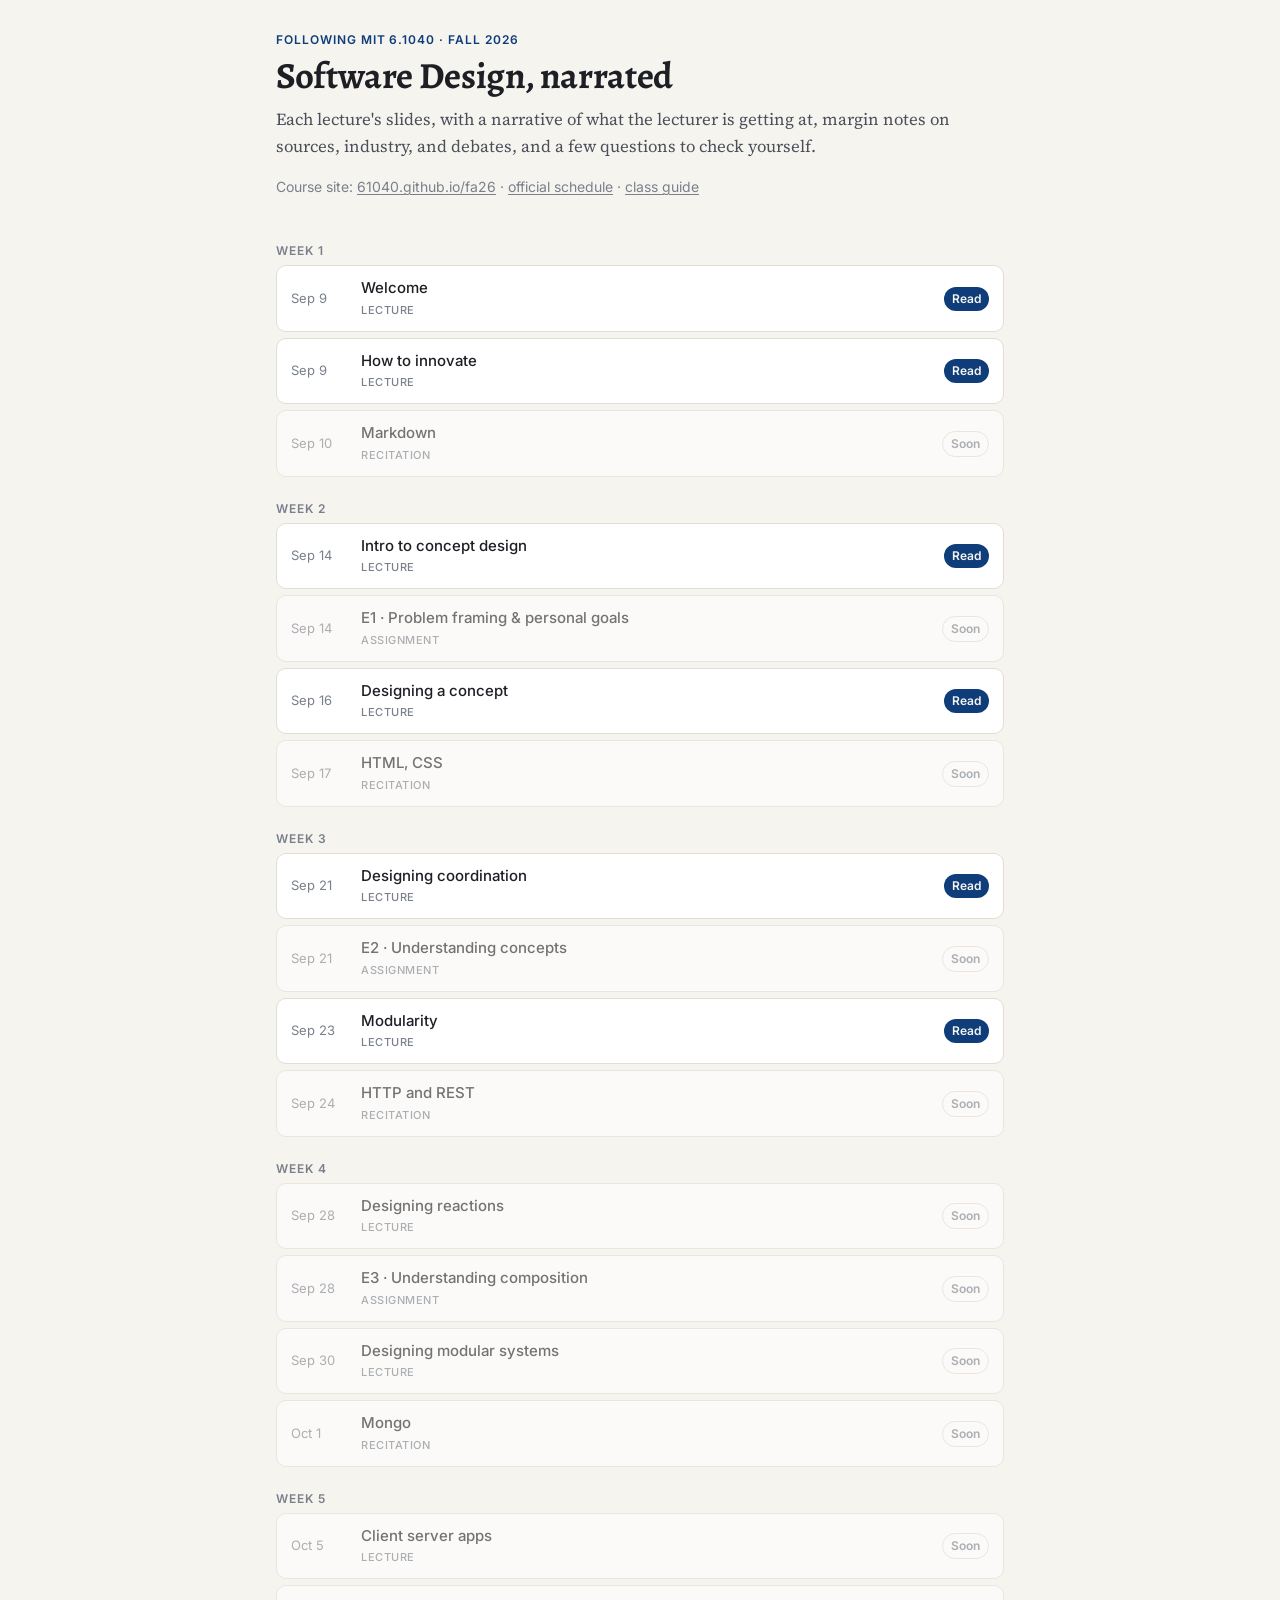
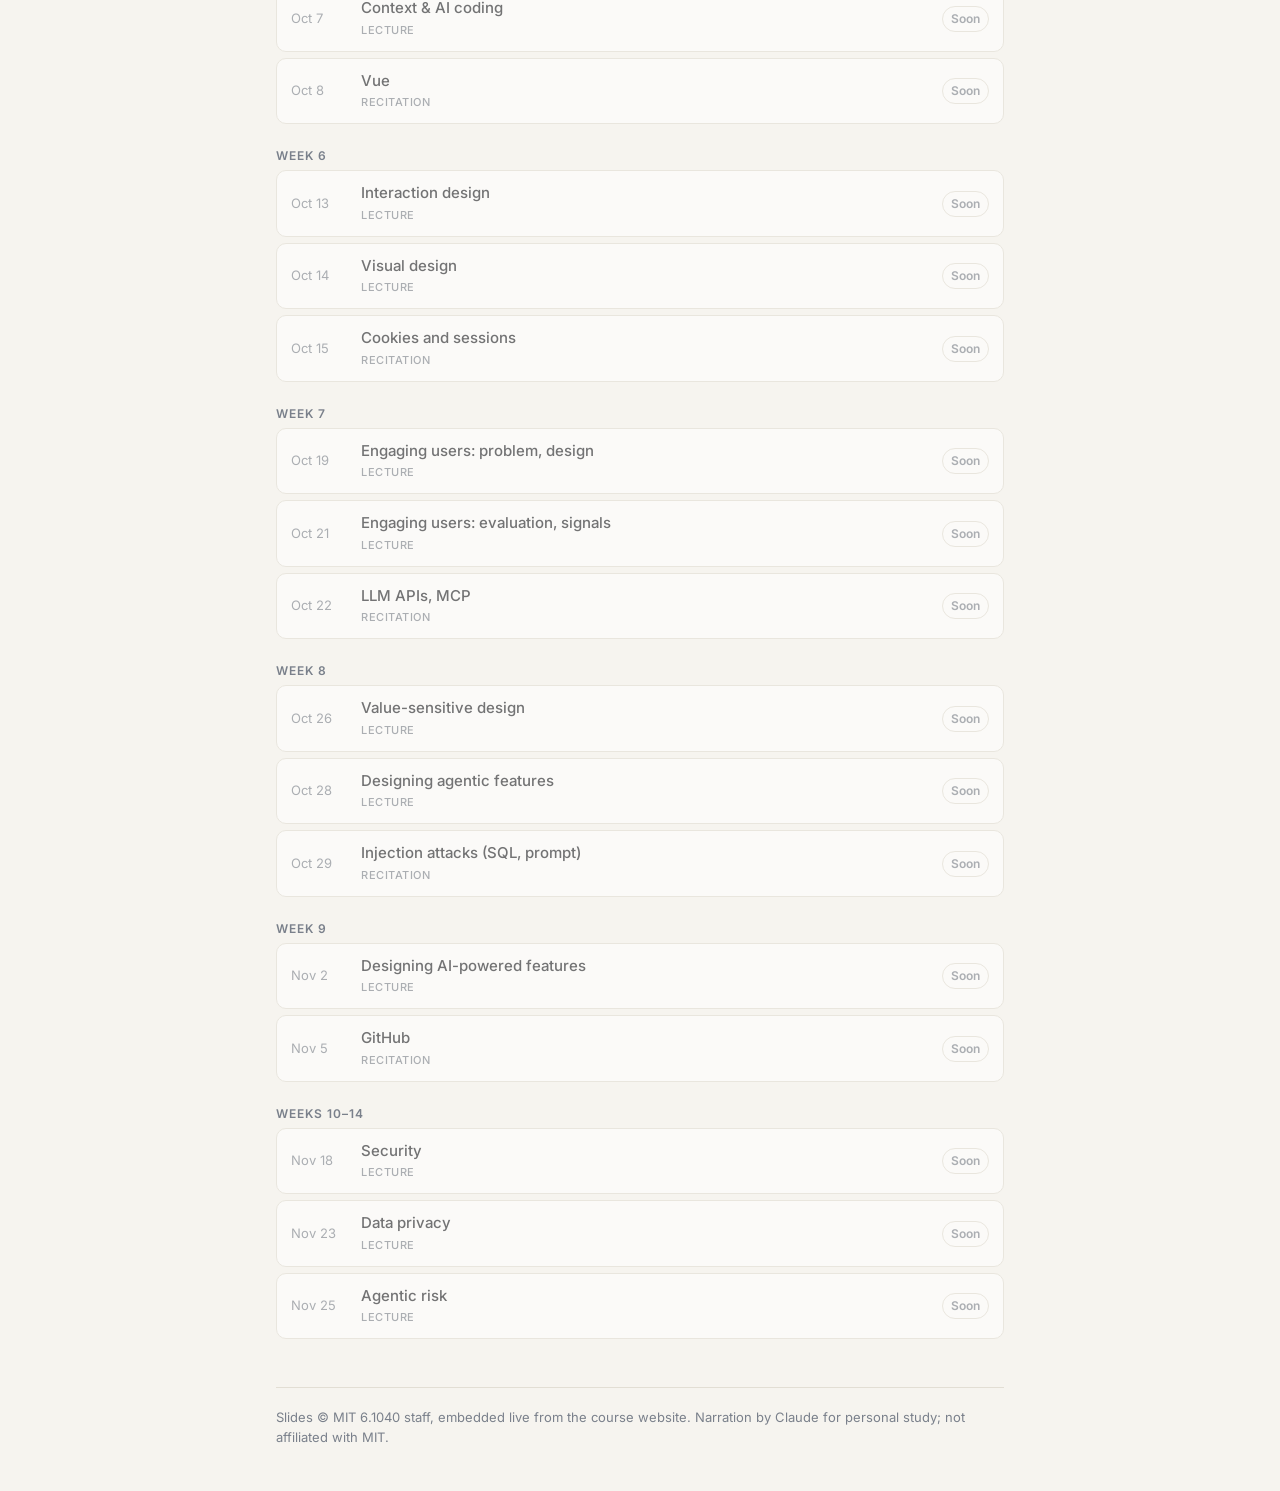
<file: index.html>
<!doctype html>
<html lang="en">
<head>
<meta charset="utf-8">
<meta name="viewport" content="width=device-width, initial-scale=1, viewport-fit=cover">
<title>Concept Design Companion</title>
<meta name="description" content="A narrated, self-paced companion to MIT 6.1040 Software Design, Fall 2026.">
<link rel="preconnect" href="https://fonts.googleapis.com">
<link rel="preconnect" href="https://fonts.gstatic.com" crossorigin>
<link href="https://fonts.googleapis.com/css2?family=Alegreya:wght@700&family=Inter:wght@400;500;600;700&family=Source+Serif+4:ital,opsz,wght@0,8..60,400;0,8..60,600;1,8..60,400&display=swap" rel="stylesheet">
<link rel="stylesheet" href="assets/style.css">
<link rel="icon" href="assets/icon.svg" type="image/svg+xml">
<style>body { padding-bottom: 24px; }</style>
</head>
<body>
<main class="wrap">
<header class="hero">
  <p class="kicker">Following MIT 6.1040 · Fall 2026</p>
  <h1>Software Design, narrated</h1>
  <p class="lede">Each lecture's slides, with a narrative of what the lecturer is getting at, margin notes on sources, industry, and debates, and a few questions to check yourself.</p>
  <p class="meta">Course site: <a href="https://61040.github.io/fa26/">61040.github.io/fa26</a> · <a href="https://61040.github.io/fa26/schedule/">official schedule</a> · <a href="https://61040.github.io/fa26/guide/">class guide</a></p>
</header>

<div id="schedule"></div>

<footer class="site">
  Slides © MIT 6.1040 staff, embedded live from the course website. Narration by Claude for personal study; not affiliated with MIT.
</footer>
</main>

<script>
// status: "ready" links to a page; anything else shows as coming.
// kind: lecture | recitation | assignment
const SCHEDULE = [
  { week: "Week 1", items: [
    { date: "Sep 9",  kind: "lecture", title: "Welcome", href: "lectures/welcome.html", status: "ready" },
    { date: "Sep 9",  kind: "lecture", title: "How to innovate", href: "lectures/how-to-innovate.html", status: "ready" },
    { date: "Sep 10", kind: "recitation", title: "Markdown" },
  ]},
  { week: "Week 2", items: [
    { date: "Sep 14", kind: "lecture", title: "Intro to concept design", href: "lectures/intro-to-concepts.html", status: "ready" },
    { date: "Sep 14", kind: "assignment", title: "E1 · Problem framing & personal goals" },
    { date: "Sep 16", kind: "lecture", title: "Designing a concept", href: "lectures/designing-a-concept.html", status: "ready" },
    { date: "Sep 17", kind: "recitation", title: "HTML, CSS" },
  ]},
  { week: "Week 3", items: [
    { date: "Sep 21", kind: "lecture", title: "Designing coordination", href: "lectures/designing-coordination.html", status: "ready" },
    { date: "Sep 21", kind: "assignment", title: "E2 · Understanding concepts" },
    { date: "Sep 23", kind: "lecture", title: "Modularity", href: "lectures/modularity.html", status: "ready" },
    { date: "Sep 24", kind: "recitation", title: "HTTP and REST" },
  ]},
  { week: "Week 4", items: [
    { date: "Sep 28", kind: "lecture", title: "Designing reactions" },
    { date: "Sep 28", kind: "assignment", title: "E3 · Understanding composition" },
    { date: "Sep 30", kind: "lecture", title: "Designing modular systems" },
    { date: "Oct 1",  kind: "recitation", title: "Mongo" },
  ]},
  { week: "Week 5", items: [
    { date: "Oct 5",  kind: "lecture", title: "Client server apps" },
    { date: "Oct 7",  kind: "lecture", title: "Context & AI coding" },
    { date: "Oct 8",  kind: "recitation", title: "Vue" },
  ]},
  { week: "Week 6", items: [
    { date: "Oct 13", kind: "lecture", title: "Interaction design" },
    { date: "Oct 14", kind: "lecture", title: "Visual design" },
    { date: "Oct 15", kind: "recitation", title: "Cookies and sessions" },
  ]},
  { week: "Week 7", items: [
    { date: "Oct 19", kind: "lecture", title: "Engaging users: problem, design" },
    { date: "Oct 21", kind: "lecture", title: "Engaging users: evaluation, signals" },
    { date: "Oct 22", kind: "recitation", title: "LLM APIs, MCP" },
  ]},
  { week: "Week 8", items: [
    { date: "Oct 26", kind: "lecture", title: "Value-sensitive design" },
    { date: "Oct 28", kind: "lecture", title: "Designing agentic features" },
    { date: "Oct 29", kind: "recitation", title: "Injection attacks (SQL, prompt)" },
  ]},
  { week: "Week 9", items: [
    { date: "Nov 2",  kind: "lecture", title: "Designing AI-powered features" },
    { date: "Nov 5",  kind: "recitation", title: "GitHub" },
  ]},
  { week: "Weeks 10–14", items: [
    { date: "Nov 18", kind: "lecture", title: "Security" },
    { date: "Nov 23", kind: "lecture", title: "Data privacy" },
    { date: "Nov 25", kind: "lecture", title: "Agentic risk" },
  ]},
];

const root = document.getElementById("schedule");
for (const w of SCHEDULE) {
  const sec = document.createElement("section");
  sec.className = "week";
  sec.innerHTML = `<h3>${w.week}</h3>`;
  for (const it of w.items) {
    const ready = it.status === "ready";
    const el = document.createElement(ready ? "a" : "div");
    el.className = `item ${ready ? "ready" : "soon"}`;
    if (ready) el.href = it.href;
    el.innerHTML = `<span class="date">${it.date}</span>
      <span class="title">${it.title}<br><span class="kind">${it.kind}</span></span>
      <span class="pill">${ready ? "Read" : "Soon"}</span>`;
    sec.append(el);
  }
  root.append(sec);
}
</script>
</body>
</html>
</file>
<file: assets/style.css>
/* Concept Design — companion site for MIT 6.1040 (Fall 2026) */

:root {
  --bg: #f6f4ef;
  --surface: #ffffff;
  --ink: #1d1f24;
  --ink-soft: #4a4f59;
  --ink-faint: #7a808b;
  --rule: #e2ded4;
  --accent: #0e3d7a;          /* the navy of the MIT title slides */
  --accent-soft: #e6edf7;
  --source: #6b4f1d;  --source-bg: #f7efdf;
  --industry: #1f5e4a; --industry-bg: #e3f1eb;
  --debate: #7a2e3a;  --debate-bg: #f6e5e8;
  --you: #0e3d7a;     --you-bg: #e6edf7;
  --slide-bg: #d7d7d7;
  --shadow: 0 1px 2px rgba(0,0,0,.06), 0 4px 14px rgba(0,0,0,.06);
  --serif: "Source Serif 4", Georgia, serif;
  --display: "Alegreya", Georgia, serif;
  --sans: "Inter", system-ui, -apple-system, sans-serif;
  color-scheme: light;
}

@media (prefers-color-scheme: dark) {
  :root:not([data-theme="light"]) {
    --bg: #15171b; --surface: #1e2126; --ink: #e8e6e1; --ink-soft: #b9bcc3; --ink-faint: #8a8f99;
    --rule: #2e3239; --accent: #8fb4ea; --accent-soft: #1f2a3b;
    --source: #e2c48c; --source-bg: #2b2518;
    --industry: #8fd3b8; --industry-bg: #17291f;
    --debate: #eea7b2; --debate-bg: #2e1b1f;
    --you: #8fb4ea; --you-bg: #1f2a3b;
    --slide-bg: #2a2d33;
    --shadow: 0 1px 2px rgba(0,0,0,.4);
    color-scheme: dark;
  }
}
:root[data-theme="dark"] {
  --bg: #15171b; --surface: #1e2126; --ink: #e8e6e1; --ink-soft: #b9bcc3; --ink-faint: #8a8f99;
  --rule: #2e3239; --accent: #8fb4ea; --accent-soft: #1f2a3b;
  --source: #e2c48c; --source-bg: #2b2518;
  --industry: #8fd3b8; --industry-bg: #17291f;
  --debate: #eea7b2; --debate-bg: #2e1b1f;
  --you: #8fb4ea; --you-bg: #1f2a3b;
  --slide-bg: #2a2d33;
  --shadow: 0 1px 2px rgba(0,0,0,.4);
  color-scheme: dark;
}

* { box-sizing: border-box; }
html { -webkit-text-size-adjust: 100%; }
body {
  margin: 0; background: var(--bg); color: var(--ink);
  font: 18px/1.62 var(--serif);
  padding-bottom: 88px; /* room for the notes bar */
}
a { color: var(--accent); text-underline-offset: 2px; }
em { font-style: italic; }
code { font: .85em ui-monospace, SFMono-Regular, Menlo, monospace; background: var(--accent-soft); padding: .08em .3em; border-radius: 4px; }

.wrap { max-width: 720px; margin: 0 auto; padding: 0 16px; }

/* ---------- top bar ---------- */
.topbar {
  position: sticky; top: 0; z-index: 20;
  background: color-mix(in srgb, var(--bg) 88%, transparent);
  backdrop-filter: blur(8px); -webkit-backdrop-filter: blur(8px);
  border-bottom: 1px solid var(--rule);
  font: 500 14px/1 var(--sans);
}
.topbar .wrap { display: flex; align-items: center; gap: 12px; height: 48px; }
.topbar a { text-decoration: none; color: var(--ink-soft); }
.topbar .crumb { flex: 1; overflow: hidden; white-space: nowrap; text-overflow: ellipsis; color: var(--ink-faint); }
.progress { position: absolute; left: 0; bottom: -1px; height: 2px; background: var(--accent); width: 0; transition: width .2s, opacity .4s; }

/* ---------- headings / intro ---------- */
.hero { padding: 32px 0 8px; }
.kicker { font: 600 12px/1.3 var(--sans); letter-spacing: .08em; text-transform: uppercase; color: var(--accent); margin: 0 0 8px; }
h1 { font: 700 2.3rem/1.1 var(--display); margin: 0 0 10px; letter-spacing: -.01em; }
h2 { font: 700 1.6rem/1.2 var(--display); margin: 40px 0 12px; }
.lede { color: var(--ink-soft); font-size: 1.05rem; margin: 0 0 16px; }
.meta { font: 14px/1.5 var(--sans); color: var(--ink-faint); }
.meta a { color: inherit; }

.howto {
  font: 15px/1.55 var(--sans); color: var(--ink-soft);
  background: var(--surface); border: 1px solid var(--rule); border-radius: 12px;
  padding: 14px 16px; margin: 18px 0 8px;
}
.howto summary { cursor: pointer; font-weight: 600; color: var(--ink); }
.howto ul { padding-left: 18px; margin: 10px 0 4px; }
.howto li { margin: 4px 0; }

/* ---------- slide blocks ---------- */
.slide { padding: 28px 0 8px; border-top: 1px solid var(--rule); margin-top: 28px; scroll-margin-top: 56px; }
.slide:first-of-type { border-top: 0; margin-top: 8px; }
.slide-label { font: 600 12px/1 var(--sans); letter-spacing: .06em; text-transform: uppercase; color: var(--ink-faint); margin: 0 0 10px; display: flex; justify-content: space-between; gap: 8px; }
.slide-label a { color: inherit; text-decoration: none; font-weight: 500; letter-spacing: 0; text-transform: none; }

.frame {
  position: relative; margin: 0 0 18px; border-radius: 8px; overflow: hidden;
  background: var(--slide-bg); aspect-ratio: 16 / 9; box-shadow: var(--shadow);
  cursor: zoom-in;
}
.frame canvas { display: block; width: 100%; height: 100%; }
.frame .ph {
  position: absolute; inset: 0; display: grid; place-items: center; text-align: center;
  font: 13px/1.4 var(--sans); color: var(--ink-faint); padding: 12px;
}
.frame.ready .ph { display: none; }

.narration p { margin: 0 0 14px; }
.narration .stage { font: italic 15px/1.5 var(--sans); color: var(--ink-faint); }
.narration blockquote { margin: 0 0 14px; padding-left: 14px; border-left: 3px solid var(--rule); color: var(--ink-soft); }

/* ---------- margin notes (collapsible asides) ---------- */
.aside {
  --c: var(--ink-soft); --b: var(--surface);
  margin: 10px 0; border-radius: 10px; background: var(--b);
  border-left: 4px solid var(--c);
  font: 15.5px/1.55 var(--sans); color: var(--ink);
}
.aside[data-kind="source"]   { --c: var(--source);   --b: var(--source-bg); }
.aside[data-kind="industry"] { --c: var(--industry); --b: var(--industry-bg); }
.aside[data-kind="debate"]   { --c: var(--debate);   --b: var(--debate-bg); }
.aside[data-kind="you"]      { --c: var(--you);      --b: var(--you-bg); }
.aside summary {
  list-style: none; cursor: pointer; padding: 10px 14px; display: flex; gap: 10px; align-items: baseline;
}
.aside summary::-webkit-details-marker { display: none; }
.aside summary::after { content: "+"; margin-left: auto; color: var(--c); font-weight: 600; }
.aside[open] summary::after { content: "−"; }
.aside .tag { flex: none; font: 700 11px/1 var(--sans); letter-spacing: .06em; text-transform: uppercase; color: var(--c); }
.aside .tease { color: var(--ink); font-weight: 500; }
.aside .body { padding: 0 14px 12px; }
.aside .body p { margin: 0 0 10px; }
.aside .body p:last-child { margin-bottom: 0; }
.aside ul { margin: 0 0 10px; padding-left: 18px; }

/* ---------- per-slide notes ---------- */
.note { margin: 12px 0 0; font: 15px/1.5 var(--sans); }
.note-toggle {
  font: 500 13px/1 var(--sans); color: var(--ink-faint); background: none; border: 1px dashed var(--rule);
  padding: 8px 12px; border-radius: 999px; cursor: pointer;
}
.note-toggle.has { color: var(--accent); border-style: solid; border-color: var(--accent); }
.note textarea {
  display: block; width: 100%; min-height: 84px; margin-top: 8px; resize: vertical;
  font: 16px/1.5 var(--sans); color: var(--ink); background: var(--surface);
  border: 1px solid var(--rule); border-radius: 10px; padding: 10px 12px;
}
.note textarea[hidden], .note-toggle[hidden] { display: none; }
.note textarea:focus { outline: 2px solid var(--accent); outline-offset: 1px; }

/* ---------- self check ---------- */
.check { background: var(--surface); border: 1px solid var(--rule); border-radius: 12px; padding: 14px 16px; margin: 12px 0; }
.check .q { margin: 0 0 8px; font-weight: 600; }
.check details summary { cursor: pointer; font: 500 14px/1.4 var(--sans); color: var(--accent); }
.check details p { margin: 8px 0 0; font-size: 16px; color: var(--ink-soft); }

.nextprev { display: flex; justify-content: space-between; gap: 12px; margin: 40px 0 12px; font: 500 15px/1.4 var(--sans); }
.nextprev a, .nextprev span { flex: 1; padding: 12px 14px; border: 1px solid var(--rule); border-radius: 10px; text-decoration: none; background: var(--surface); }
.nextprev span { color: var(--ink-faint); }
.nextprev .next { text-align: right; }
.nextprev small { display: block; color: var(--ink-faint); font-size: 12px; }

/* ---------- notes bar ---------- */
.notesbar {
  position: fixed; left: 0; right: 0; bottom: 0; z-index: 30;
  background: var(--surface); border-top: 1px solid var(--rule); box-shadow: 0 -4px 16px rgba(0,0,0,.06);
  padding: 10px 16px calc(10px + env(safe-area-inset-bottom));
  font: 500 14px/1.2 var(--sans);
}
.notesbar .wrap { display: flex; align-items: center; gap: 10px; padding: 0; }
.notesbar .count { flex: 1; color: var(--ink-soft); }
.btn {
  font: 600 14px/1 var(--sans); border-radius: 999px; padding: 11px 16px; cursor: pointer;
  border: 1px solid var(--accent); background: var(--accent); color: var(--bg);
}
.btn.ghost { background: none; color: var(--accent); }
.btn:disabled { opacity: .4; cursor: default; }
.toast {
  position: fixed; left: 50%; bottom: 84px; transform: translateX(-50%) translateY(20px); opacity: 0;
  background: var(--ink); color: var(--bg); font: 500 14px/1 var(--sans); padding: 10px 16px; border-radius: 999px;
  transition: all .25s; pointer-events: none; z-index: 40;
}
.toast.show { opacity: 1; transform: translateX(-50%) translateY(0); }

/* ---------- lightbox ---------- */
.lightbox {
  position: fixed; inset: 0; z-index: 50; background: rgba(0,0,0,.92);
  display: none; align-items: center; justify-content: center; overflow: auto; cursor: zoom-out;
}
.lightbox.open { display: flex; }
.lightbox canvas { max-width: 100%; max-height: 100%; width: auto; height: auto; }

/* ---------- index page ---------- */
.week { margin: 26px 0 0; }
.week h3 { font: 600 12px/1 var(--sans); letter-spacing: .08em; text-transform: uppercase; color: var(--ink-faint); margin: 0 0 8px; }
.item {
  display: flex; gap: 12px; align-items: center; padding: 12px 14px; margin: 6px 0;
  background: var(--surface); border: 1px solid var(--rule); border-radius: 10px;
  text-decoration: none; color: var(--ink); font: 15px/1.35 var(--sans);
}
.item .date { flex: none; width: 58px; color: var(--ink-faint); font-size: 13px; }
.item .title { flex: 1; font-weight: 500; }
.item .kind { font-size: 11px; letter-spacing: .05em; text-transform: uppercase; color: var(--ink-faint); }
.item .pill { flex: none; font-size: 12px; font-weight: 600; padding: 4px 8px; border-radius: 999px; }
.item.ready .pill { background: var(--accent); color: var(--bg); }
.item.soon { opacity: .6; }
.item.soon .pill { border: 1px solid var(--rule); color: var(--ink-faint); }
a.item.ready:hover { border-color: var(--accent); }

footer.site { margin: 48px 0 0; padding: 20px 0; border-top: 1px solid var(--rule); font: 13px/1.5 var(--sans); color: var(--ink-faint); }

@media (min-width: 900px) {
  body { font-size: 19px; }
  .wrap { max-width: 760px; }
}
</file>
